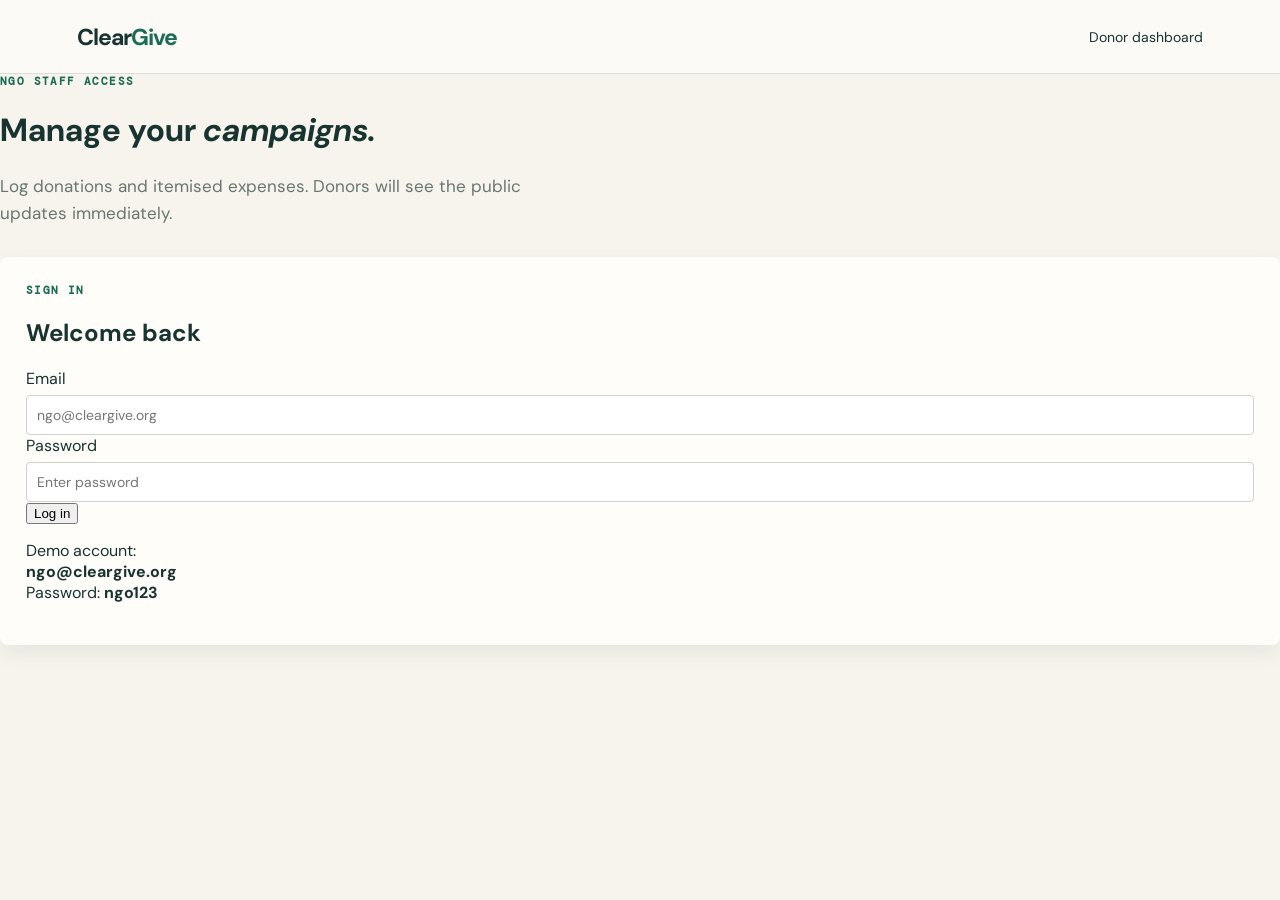
<file: login.html>
<!doctype html><html><head><meta charset="utf-8"><meta name="viewport" content="width=device-width,initial-scale=1"><title>NGO Login | ClearGive</title><link rel="stylesheet" href="style.css"></head><body><header><a class="brand" href="index.html">Clear<span>Give</span></a><nav><a href="index.html">Donor dashboard</a></nav></header><main class="login-layout"><div><p class="eyebrow">NGO STAFF ACCESS</p><h1>Manage your <em>campaigns.</em></h1><p class="hero-copy">Log donations and itemised expenses. Donors will see the public updates immediately.</p></div><section class="form-panel"><p class="eyebrow">SIGN IN</p><h2>Welcome back</h2><form id="loginForm" class="single-form"><label>Email<input name="email" type="email" required placeholder="ngo@cleargive.org"></label><label>Password<input name="password" type="password" required placeholder="Enter password"></label><button>Log in</button></form><p id="loginMessage"></p><p class="demo-login">Demo account:<br><b>ngo@cleargive.org</b><br>Password: <b>ngo123</b></p></section></main><script src="login.js"></script></body></html>
</file>
<file: style.css>
@import url('https://fonts.googleapis.com/css2?family=DM+Mono&family=DM+Sans:wght@400;500;600;700&family=Playfair+Display:ital,wght@0,600;0,700;1,600&display=swap');
:root{--ink:#183430;--muted:#697570;--cream:#f7f4ed;--green:#1c6b57;--lime:#d6f298;--line:#d9ded7;--orange:#ed8c56}*{box-sizing:border-box}html{scroll-behavior:smooth}body{margin:0;background:var(--cream);color:var(--ink);font-family:'DM Sans',sans-serif}header{height:74px;border-bottom:1px solid var(--line);display:flex;align-items:center;justify-content:space-between;padding:0 max(6vw,28px);background:#fbfaf6;position:sticky;top:0;z-index:5}.brand{font-size:23px;font-weight:700;text-decoration:none;color:var(--ink);letter-spacing:-1px}.brand span{color:var(--green)}nav{display:flex;gap:27px;align-items:center}nav a{font-size:14px;color:var(--ink);text-decoration:none}.nav-button,.primary-button{background:var(--green);color:white!important;padding:11px 17px;border-radius:5px}.hero{min-height:430px;padding:75px max(6vw,28px);display:grid;grid-template-columns:1.2fr .8fr;gap:70px;align-items:center;background:radial-gradient(circle at 84% 25%,#e4f3c8 0,transparent 23%),var(--cream)}.eyebrow{font:11px 'DM Mono',monospace;letter-spacing:1.4px;color:var(--green);font-weight:bold;margin:0 0 13px}.hero h1,.section h2{font:600 clamp(37px,5vw,66px)/1.04 'Playfair Display',serif;letter-spacing:-2px;margin:0 0 19px;max-width:670px}.hero h1 em{color:var(--green)}.hero-copy{font-size:17px;line-height:1.6;color:var(--muted);max-width:550px;margin-bottom:30px}.primary-button{display:inline-block;text-decoration:none;font-weight:600}.hero-card{background:var(--ink);color:#e9f2e5;border-radius:10px;padding:30px;min-height:270px;box-shadow:12px 12px 0 var(--lime);font:12px 'DM Mono',monospace;letter-spacing:1px}.live-dot{display:inline-block;width:8px;height:8px;border-radius:50%;background:var(--lime);margin-right:7px}.hero-card strong{display:block;font:600 54px 'Playfair Display',serif;letter-spacing:-2px;margin:27px 0 4px}.hero-card small{color:#b9c8be;letter-spacing:0;font:14px 'DM Sans',sans-serif}.mini-bars{height:55px;margin-top:25px;display:flex;align-items:end;gap:9px}.mini-bars i{display:block;width:18px;background:var(--lime);border-radius:2px}.mini-bars i:nth-child(1){height:24%}.mini-bars i:nth-child(2){height:55%}.mini-bars i:nth-child(3){height:42%}.mini-bars i:nth-child(4){height:76%}.mini-bars i:nth-child(5){height:55%}.mini-bars i:nth-child(6){height:92%}.mini-bars i:nth-child(7){height:70%}.stats{display:grid;grid-template-columns:repeat(4,1fr);border-top:1px solid var(--line);border-bottom:1px solid var(--line);padding:0 max(6vw,28px);background:#fbfaf6}.stats article{padding:27px 24px 27px 0;border-right:1px solid var(--line);margin-right:24px}.stats article:last-child{border:0}.stats p,.stats span{margin:0;color:var(--muted);font-size:13px}.stats h2{font:600 29px 'Playfair Display',serif;margin:9px 0}.section{padding:92px max(6vw,28px)}.split{display:grid;grid-template-columns:1.35fr .65fr;gap:80px;background:#fffdf9}.section h2{font-size:42px}.section>div>p:not(.eyebrow),.manager>div>p:not(.eyebrow){color:var(--muted);line-height:1.6;max-width:550px}.campaign-list{margin-top:33px}.campaign{border-top:1px solid var(--line);padding:20px 0}.campaign-head{display:flex;justify-content:space-between;gap:20px;font-weight:600}.campaign small{color:var(--muted);font-size:13px}.bar{height:9px;background:#e9ece5;border-radius:8px;margin:13px 0 8px;overflow:hidden}.bar i{display:block;height:100%;border-radius:8px;background:var(--green)}.campaign-values{display:flex;justify-content:space-between;color:var(--muted);font-size:13px}.category-card{background:var(--ink);color:#f9f8ee;padding:31px;border-radius:7px;align-self:start}.category-card .eyebrow{color:var(--lime)}.category-card h3{font:600 27px 'Playfair Display',serif;margin:0 0 26px}.category-row{margin:17px 0}.category-row div{display:flex;justify-content:space-between;font-size:14px}.category-row i{display:block;height:8px;background:var(--orange);border-radius:4px;margin-top:8px}.donor-note{border-top:1px solid #42615a;margin-top:29px;padding-top:18px;color:#c7d4cd;font-size:13px;line-height:1.5}.table-wrap{overflow:auto;border:1px solid var(--line);border-radius:7px;background:#fff}table{border-collapse:collapse;width:100%;min-width:620px;text-align:left}th{font:11px 'DM Mono',monospace;letter-spacing:1px;color:var(--muted);background:#f3f4ee}th,td{padding:17px 20px;border-bottom:1px solid #edf0ea}td{font-size:14px}tr:last-child td{border:0}td:last-child{font-weight:700}.manager{display:grid;grid-template-columns:.85fr 1.15fr;gap:80px;background:#e3eed6}.notice{font-size:13px;color:#5d645d!important;border-left:3px solid var(--orange);padding-left:12px}.form-panel{background:#fffdf9;border-radius:8px;padding:26px;box-shadow:0 7px 20px #42644618}.tabs{display:flex;border-bottom:1px solid var(--line);margin-bottom:20px}.tab{background:none;border:0;padding:10px 14px;color:var(--muted);cursor:pointer;font:14px 'DM Sans'}.tab.active{color:var(--green);border-bottom:2px solid var(--green);font-weight:700}.entry-form{display:none}.entry-form.active{display:grid;grid-template-columns:1fr 1fr;gap:15px}.entry-form label{font-size:13px;font-weight:600;color:#52615a}.entry-form label:nth-child(2){grid-column:auto}.entry-form textarea{resize:vertical;min-height:75px}input,textarea,select{width:100%;display:block;margin-top:6px;padding:10px;border:1px solid #ccd5cc;border-radius:4px;background:#fff;font:14px 'DM Sans';color:var(--ink)}.entry-form button{grid-column:1/-1;border:0;background:var(--green);color:white;padding:12px;border-radius:4px;font:600 14px 'DM Sans';cursor:pointer}#message{font-size:13px;color:var(--green);min-height:18px}footer{text-align:center;padding:25px;color:#68746e;font-size:13px;background:#fffdf9}@media(max-width:760px){header{height:auto;padding:18px 24px}nav a:not(.nav-button){display:none}.hero,.split,.manager{grid-template-columns:1fr;gap:40px}.hero{padding-top:55px;padding-bottom:60px}.stats{grid-template-columns:1fr 1fr}.stats article:nth-child(2){border:0}.stats article{margin-right:14px;padding:20px 12px 20px 0}.section{padding-top:65px;padding-bottom:65px}.entry-form.active{grid-template-columns:1fr}.hero-card strong{font-size:45px}}
</file>
